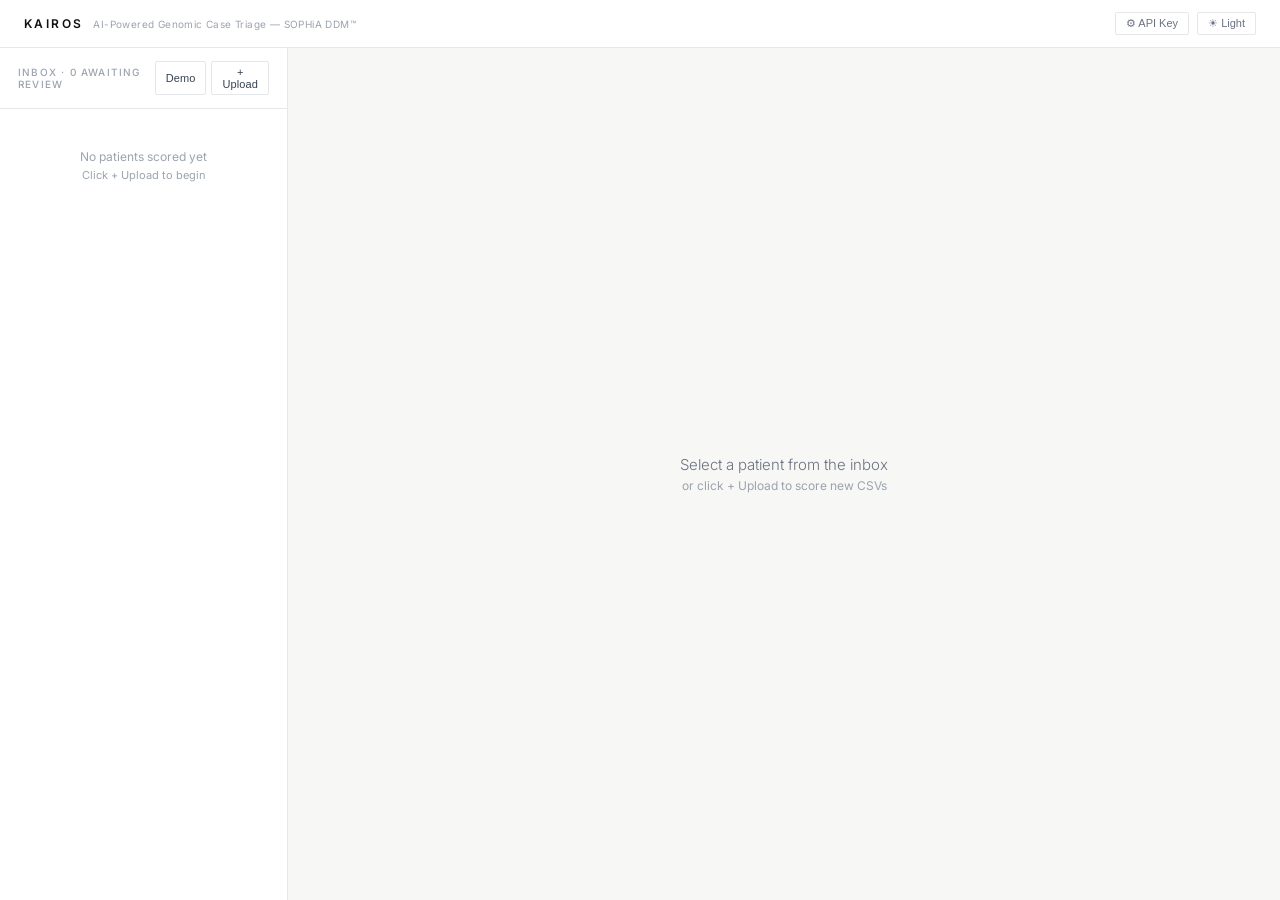
<file: interface/static/index.html>
<!DOCTYPE html>
<html lang="en">
<head>
<meta charset="UTF-8"/>
<meta name="viewport" content="width=device-width,initial-scale=1.0"/>
<title>KAIROS · AI-Powered Genomic Case Triage</title>
<style>
@import url('https://fonts.googleapis.com/css2?family=Inter:wght@300;400;500;600&display=swap');

*, *::before, *::after { box-sizing: border-box; margin: 0; padding: 0; }
html, body { height: 100%; }
:root { --bg:#F7F7F5;--surface:#fff;--border:#E5E7EB;--border-light:#F3F4F6;--text:#111;--text-muted:#9CA3AF;--text-sec:#6B7280;--text-body:#374151;--hover:#FAFAFA;--card-bg:#fff;--accent:#1D4ED8;--danger:#DC2626;--warn:#C2410C;--ok:#059669;--crit:#EF4444;--high:#F97316;--med:#EAB308;--low:#10B981;--pill-p-bg:#FEF2F2;--pill-p-fg:#DC2626;--pill-p-bd:#FCA5A5;--pill-lp-bg:#FFF7ED;--pill-lp-fg:#C2410C;--pill-lp-bd:#FED7AA;--pill-vus-bg:#F9FAFB;--pill-vus-fg:#6B7280;--pill-vus-bd:#D1D5DB;--pill-lb-bg:#EFF6FF;--pill-lb-fg:#1D4ED8;--pill-lb-bd:#BFDBFE;--pill-b-bg:#F0FDF4;--pill-b-fg:#059669;--pill-b-bd:#6EE7B7;--chip-bg:#F0F6FF;--chip-bd:#BFDBFE;--chip-fg:#1D4ED8;--tip-bg:#1F2937;--tip-fg:#F9FAFB;--drop-bd:#D1D5DB;--drop-ok:#10B981;--drop-ok-bg:#F0FDF4;--sb-track:transparent;--sb-thumb:#D1D5DB;--star-on:#F59E0B;--star-off:#E5E7EB;--bar-bg:#F3F4F6; }
body.dark { --bg:#0d0d0d;--surface:#161616;--border:#2a2a2a;--border-light:#222;--text:#f0f0f0;--text-muted:#6B7280;--text-sec:#9CA3AF;--text-body:#c8ccd0;--hover:#1e1e1e;--card-bg:#1a1a1a;--accent:#60a5fa;--danger:#f87171;--warn:#fb923c;--ok:#34d399;--crit:#f87171;--high:#fb923c;--med:#facc15;--low:#34d399;--pill-p-bg:#2a1515;--pill-p-fg:#f87171;--pill-p-bd:#7f1d1d;--pill-lp-bg:#2a1f15;--pill-lp-fg:#fb923c;--pill-lp-bd:#7c2d12;--pill-vus-bg:#1a1a1a;--pill-vus-fg:#9CA3AF;--pill-vus-bd:#374151;--pill-lb-bg:#151e2a;--pill-lb-fg:#60a5fa;--pill-lb-bd:#1e3a5f;--pill-b-bg:#152a1a;--pill-b-fg:#34d399;--pill-b-bd:#065f46;--chip-bg:#1a2333;--chip-bd:#1e3a5f;--chip-fg:#60a5fa;--tip-bg:#374151;--tip-fg:#f0f0f0;--drop-bd:#374151;--drop-ok:#34d399;--drop-ok-bg:#152a1a;--sb-track:transparent;--sb-thumb:#374151;--star-on:#fbbf24;--star-off:#374151;--bar-bg:#222; }
body { font-family: 'Inter', sans-serif; background: var(--bg); color: var(--text); font-size: 13px; overflow: hidden; transition: background .2s, color .2s; }

/* ── Top nav ─────────────────────────────────────────────────── */
.nav { height: 48px; background: var(--surface); border-bottom: 1px solid var(--border); display: flex; align-items: center; padding: 0 24px; justify-content: space-between; flex-shrink: 0; }
.nav-logo { font-size: 12px; font-weight: 600; letter-spacing: .2em; text-transform: uppercase; }
.nav-sub { font-size: 10px; color: var(--text-muted); letter-spacing: .04em; margin-left: 10px; text-transform: none; font-weight: 400; }
.nav-right { display: flex; align-items: center; gap: 8px; }
.nav-btn { padding: 4px 10px; font-size: 11px; cursor: pointer; border: 1px solid var(--border); background: var(--surface); color: var(--text-sec); border-radius: 2px; transition: background .1s; }
.nav-btn:hover { background: var(--hover); }

/* ── Layout ──────────────────────────────────────────────────── */
.layout { display: flex; height: calc(100vh - 48px); }

/* ── Sidebar ─────────────────────────────────────────────────── */
.sidebar { width: 288px; flex-shrink: 0; background: var(--surface); border-right: 1px solid var(--border); display: flex; flex-direction: column; }
.sidebar-head { padding: 13px 18px; border-bottom: 1px solid var(--border); display: flex; align-items: center; justify-content: space-between; }
.sidebar-list { flex: 1; overflow-y: auto; }

.patient-row { padding: 14px 18px; border-bottom: 1px solid var(--border-light); cursor: pointer; border-left: 3px solid transparent; transition: background .1s; }
.patient-row:hover { background: var(--hover); }
.patient-row.active { border-left-color: var(--text); background: var(--hover); }
.patient-row:last-child { border-bottom: none; }

.pri-bar { height: 2px; background: var(--bar-bg); border-radius: 1px; margin-top: 9px; }
.pri-fill { height: 100%; background: var(--text); border-radius: 1px; transition: width .9s cubic-bezier(.4,0,.2,1); width: 0; }

/* ── Main ────────────────────────────────────────────────────── */
.main { flex: 1; overflow-y: auto; }
.main-inner { padding: 32px 36px; }

/* ── Metric cards ────────────────────────────────────────────── */
.metrics { display: grid; grid-template-columns: repeat(4,1fr); border: 1px solid var(--border); margin: 22px 0 0; }
.metric { background: var(--card-bg); padding: 18px 20px; border-right: 1px solid var(--border); }
.metric:last-child { border-right: none; }
.metric-val { font-size: 32px; font-weight: 300; letter-spacing: -.02em; color: var(--text); margin: 6px 0 3px; line-height: 1; }
.metric-val-text { font-size: 26px; }

/* ── Score detail ────────────────────────────────────────────── */
.panel { background: var(--card-bg); border: 1px solid var(--border); margin-top: 18px; }
.panel-head { padding: 12px 16px; border-bottom: 1px solid var(--border); }

.score-row { display: grid; grid-template-columns: 160px 1fr 60px; gap: 16px; align-items: center; padding: 13px 16px; border-bottom: 1px solid var(--border-light); }
.score-row:last-child { border-bottom: none; }
.score-track { height: 3px; background: var(--bar-bg); border-radius: 2px; }
.score-fill { height: 100%; border-radius: 2px; transition: width 1s cubic-bezier(.4,0,.2,1); width: 0; }

/* ── AI summary ──────────────────────────────────────────────── */
.ai-summary { background: var(--card-bg); border: 1px solid var(--border); margin-top: 18px; padding: 16px 18px; }
.ai-badge { display: inline-flex; align-items: center; gap: 5px; font-size: 10px; font-weight: 700; letter-spacing: .1em; padding: 3px 9px; border-radius: 2px; }
.ai-text { font-size: 12px; line-height: 1.75; color: var(--text-body); margin-top: 8px; }

/* ── Report panel (removed) ──────────────────────────────────── */

/* ── Upload modal ────────────────────────────────────────────── */
.overlay { position: fixed; inset: 0; background: rgba(0,0,0,.28); z-index: 100; display: flex; align-items: center; justify-content: center; }
body.dark .overlay { background: rgba(0,0,0,.55); }
.modal { background: var(--surface); border: 1px solid var(--border); padding: 26px; width: 460px; border-radius: 3px; color: var(--text); }

.drop-zone { border: 1.5px dashed var(--drop-bd); border-radius: 3px; padding: 28px 20px; text-align: center; cursor: pointer; transition: border-color .15s, background .15s; }
.drop-zone:hover, .drop-zone.drag-over { border-color: var(--text); background: var(--hover); }
.drop-zone.has-files { border-color: var(--drop-ok); background: var(--drop-ok-bg); }

.chip { display: inline-flex; align-items: center; gap: 6px; background: var(--chip-bg); border: 1px solid var(--chip-bd); border-radius: 4px; padding: 3px 8px; font-size: 11px; color: var(--chip-fg); }

/* ── Buttons ─────────────────────────────────────────────────── */
.btn { padding: 7px 14px; font-size: 12px; font-weight: 500; cursor: pointer; border: 1px solid var(--border); background: var(--surface); color: var(--text-body); border-radius: 2px; transition: background .1s; letter-spacing: .01em; }
.btn:hover { background: var(--hover); }
.btn-dark { background: var(--text); color: var(--bg); border-color: var(--text); }
.btn-dark:hover { opacity:.85; }
.btn-dark:disabled { opacity:.4; cursor: not-allowed; }

/* ── Labels ──────────────────────────────────────────────────── */
.lbl { font-size: 10px; letter-spacing: .12em; text-transform: uppercase; color: var(--text-muted); font-weight: 500; }
.lbl-dark { font-size: 10px; letter-spacing: .12em; text-transform: uppercase; color: var(--text-sec); font-weight: 600; }

/* ── Misc ────────────────────────────────────────────────────── */
.fade-in { animation: fi .35s ease; }
@keyframes fi { from{opacity:0;transform:translateY(8px)} to{opacity:1;transform:none} }
::-webkit-scrollbar { width: 4px; } ::-webkit-scrollbar-track { background: var(--sb-track); } ::-webkit-scrollbar-thumb { background: var(--sb-thumb); border-radius: 2px; }

.spin { animation: spin 1s linear infinite; }
@keyframes spin { to { transform: rotate(360deg); } }

.empty-state { display: flex; flex-direction: column; align-items: center; justify-content: center; height: 100%; color: var(--text-muted); text-align: center; padding: 40px; }

/* ── Tooltips (positioned by JS to avoid overflow clipping) ──── */
#kairos-tip {
  position: fixed; z-index: 9999; pointer-events: none;
  background: var(--tip-bg); color: var(--tip-fg);
  font-size: 11px; line-height: 1.55; font-weight: 400; font-family: 'Inter', sans-serif;
  padding: 6px 10px; border-radius: 3px;
  max-width: 240px; white-space: normal; text-align: left;
  opacity: 0; transition: opacity .15s ease;
  display: none;
}

/* ── Paper cards ─────────────────────────────────────────────── */
.paper-card { padding: 10px 0; border-bottom: 1px solid var(--border-light); }
.paper-card:last-child { border-bottom: none; }
.paper-card a { color: var(--accent); text-decoration: none; font-weight: 500; }
.paper-card a:hover { text-decoration: underline; }

.btn-papers { display:inline-flex; align-items:center; justify-content:center; width:28px; height:28px; border-radius:6px; text-decoration:none; font-size:.9rem; background:rgba(139,92,246,.06); border:1px solid rgba(139,92,246,.15); transition:all .2s; cursor:pointer; color:inherit; }
.btn-papers:hover { background:rgba(139,92,246,.15); transform:scale(1.15); box-shadow:0 2px 8px rgba(139,92,246,.25); }
.lit-papers-title { font-size:.78rem; font-weight:600; text-transform:uppercase; letter-spacing:.06em; color:var(--text-sec); margin:1.2rem 0 .6rem; padding-bottom:.4rem; border-bottom:1px solid var(--border-light); }
.lit-paper { display:block; text-decoration:none; padding:.7rem .8rem; border-radius:8px; border:1px solid var(--border); margin-bottom:.5rem; transition:all .2s; }
.lit-paper:hover { border-color:var(--accent); background:var(--hover); transform:translateX(3px); }
.lit-paper-title { font-size:.82rem; font-weight:500; color:var(--text); line-height:1.4; }
.lit-paper-meta { font-size:.7rem; color:var(--text-sec); margin-top:.25rem; }
</style>
</head>
<body>

<!-- Nav -->
<nav class="nav">
  <div style="display:flex;align-items:baseline;">
    <div class="nav-logo">KAIROS</div>
    <span class="nav-sub">AI-Powered Genomic Case Triage — SOPHiA DDM™</span>
  </div>
  <div class="nav-right">
    <button class="nav-btn" onclick="showKeyModal()" id="key-btn">⚙ API Key</button>
    <button class="nav-btn" onclick="toggleTheme()" id="theme-btn">☀ Light</button>
  </div>
</nav>

<!-- Layout -->
<div class="layout">

  <!-- Sidebar -->
  <aside class="sidebar">
    <div class="sidebar-head">
      <span class="lbl" id="inbox-lbl">INBOX · 0 AWAITING REVIEW</span>
      <div style="display:flex;gap:5px;">
        <button class="btn" style="padding:4px 10px;font-size:11px;" onclick="loadDemo()" id="demo-btn">Demo</button>
        <button class="btn" style="padding:4px 10px;font-size:11px;" onclick="showModal()">+ Upload</button>
      </div>
    </div>
    <div class="sidebar-list" id="sidebar-list">
      <div class="empty-state" style="height:auto;padding:40px 20px;">
        <div style="font-size:12px;margin-bottom:4px;">No patients scored yet</div>
        <div style="font-size:11px;">Click + Upload to begin</div>
      </div>
    </div>
  </aside>

  <!-- Main detail -->
  <div class="main" id="main">
    <div class="empty-state" id="empty-main">
      <div style="font-size:15px;font-weight:300;color:#6B7280;margin-bottom:4px;">Select a patient from the inbox</div>
      <div style="font-size:12px;">or click + Upload to score new CSVs</div>
    </div>
    <div id="detail" style="display:none;"></div>
  </div>

</div>

<!-- Rick Roll modal -->
<div id="rick-overlay" style="display:none;position:fixed;inset:0;background:rgba(0,0,0,.85);z-index:200;flex-direction:column;align-items:center;justify-content:center;">
  <div style="position:relative;width:640px;max-width:90vw;">
    <div style="background:#111;padding:10px 14px;display:flex;justify-content:space-between;align-items:center;border-radius:3px 3px 0 0;">
      <span style="color:#fff;font-size:11px;letter-spacing:.1em;font-weight:600;">REPORT FINALIZED ✓</span>
      <button onclick="closeRick()" style="background:none;border:none;cursor:pointer;color:#9CA3AF;font-size:18px;line-height:1;">&times;</button>
    </div>
    <iframe id="rick-frame" width="640" height="360" style="max-width:90vw;display:block;border:none;"
      src="" allow="autoplay; encrypted-media" allowfullscreen></iframe>
  </div>
</div>

<!-- Gene info panel -->
<div id="gene-overlay" style="display:none;position:fixed;inset:0;background:rgba(0,0,0,.28);z-index:150;align-items:flex-start;justify-content:flex-end;" onclick="if(event.target===this)closeGenePanel()">
  <div style="background:#fff;border-left:1px solid #E5E7EB;width:460px;max-width:92vw;height:100%;display:flex;flex-direction:column;overflow:hidden;">
    <!-- sticky header -->
    <div style="padding:14px 18px;border-bottom:1px solid #E5E7EB;display:flex;justify-content:space-between;align-items:flex-start;flex-shrink:0;background:#fff;">
      <div>
        <div class="lbl" style="margin-bottom:3px;">GENE · DATABASE LOOKUP</div>
        <div id="gene-panel-title" style="font-size:20px;font-weight:300;color:#111;letter-spacing:-.01em;"></div>
      </div>
      <button onclick="closeGenePanel()" style="background:none;border:none;cursor:pointer;color:#9CA3AF;font-size:20px;line-height:1;margin-top:2px;">&times;</button>
    </div>
    <!-- scrollable body -->
    <div id="gene-panel-body" style="flex:1;overflow-y:auto;padding:18px;font-size:12px;line-height:1.75;color:#374151;overflow-wrap:break-word;word-break:break-word;"></div>
  </div>
</div>

<!-- Papers Modal -->
<div class="overlay" id="papers-modal" style="display:none;">
  <div class="modal" style="max-width:500px;text-align:left;">
    <div style="display:flex;justify-content:space-between;align-items:center;margin-bottom:16px;">
      <h3 style="margin:0;font-size:16px;color:var(--text);">PubMed Search</h3>
      <button onclick="closePapersModal()" style="background:none;border:none;cursor:pointer;color:var(--text-sec);font-size:18px;">&times;</button>
    </div>
    <div id="papers-modal-body" style="font-size:13px;color:var(--text-body);max-height:60vh;overflow-y:auto;padding-right:8px;">
      Loading...
    </div>
  </div>
</div>

<!-- Upload / Replace Modal -->
<div class="overlay" id="modal" style="display:none;" onclick="if(event.target===this)hideModal()">
  <div class="modal">
    <div style="display:flex;justify-content:space-between;align-items:center;margin-bottom:20px;">
      <span class="lbl-dark">Upload Variant CSVs</span>
      <button onclick="hideModal()" style="background:none;border:none;cursor:pointer;color:#9CA3AF;font-size:18px;line-height:1;">&times;</button>
    </div>

    <div id="drop-zone" class="drop-zone"
      onclick="document.getElementById('file-input').click()"
      ondragover="onDragOver(event)" ondragleave="onDragLeave()" ondrop="onDrop(event)">
      <svg width="22" height="22" fill="none" viewBox="0 0 24 24" stroke="#9CA3AF" stroke-width="1.5" style="margin:0 auto 10px;display:block;">
        <path stroke-linecap="round" stroke-linejoin="round" d="M3 16.5v2.25A2.25 2.25 0 005.25 21h13.5A2.25 2.25 0 0021 18.75V16.5m-13.5-9L12 3m0 0l4.5 4.5M12 3v13.5"/>
      </svg>
      <div id="drop-label" style="font-size:12px;color:#6B7280;margin-bottom:3px;">Drag &amp; drop variant CSVs, or click to browse</div>
      <div style="font-size:11px;color:#D1D5DB;">Up to 10 files · .csv .tsv</div>
    </div>
    <input id="file-input" type="file" accept=".csv,.tsv" multiple style="display:none" onchange="onFileSelect(event)"/>

    <div id="chips" style="display:flex;flex-wrap:wrap;gap:6px;margin-top:12px;min-height:0;"></div>

    <div id="modal-err" style="display:none;font-size:11px;color:#EF4444;margin-top:10px;"></div>

    <div style="display:flex;gap:8px;justify-content:flex-end;margin-top:20px;align-items:center;">
      <div id="run-spin" style="display:none;font-size:11px;color:#6B7280;display:none;align-items:center;gap:6px;">
        <svg class="spin" width="13" height="13" fill="none" viewBox="0 0 24 24"><circle cx="12" cy="12" r="10" stroke="#9CA3AF" stroke-width="3"/><path fill="#6B7280" d="M4 12a8 8 0 018-8v4a4 4 0 00-4 4H4z"/></svg>
        Scoring…
      </div>
      <button class="btn" onclick="hideModal()">Cancel</button>
      <button class="btn btn-dark" id="run-btn" onclick="runScoring()" disabled>Score Patients</button>
    </div>
  </div>
</div>

<!-- API Key modal -->
<div class="overlay" id="key-modal" style="display:none;" onclick="if(event.target===this)hideKeyModal()">
  <div class="modal">
    <div style="display:flex;justify-content:space-between;align-items:center;margin-bottom:16px;">
      <span class="lbl-dark">Configure AI Provider</span>
      <button onclick="hideKeyModal()" style="background:none;border:none;cursor:pointer;color:var(--text-muted);font-size:18px;">&times;</button>
    </div>
    <div style="margin-bottom:12px;">
      <label class="lbl" style="display:block;margin-bottom:6px;">Provider</label>
      <select id="llm-provider" style="width:100%;padding:6px 8px;font-size:12px;border:1px solid var(--border);background:var(--surface);color:var(--text);border-radius:2px;font-family:inherit;">
        <option value="anthropic">Anthropic (Claude)</option>
        <option value="gemini">Google (Gemini)</option>
        <option value="openai">OpenAI (GPT-4o)</option>
      </select>
    </div>
    <div style="margin-bottom:16px;">
      <label class="lbl" style="display:block;margin-bottom:6px;">API Key</label>
      <input id="llm-key" type="password" placeholder="sk-... or AIza..." style="width:100%;padding:6px 8px;font-size:12px;border:1px solid var(--border);background:var(--surface);color:var(--text);border-radius:2px;font-family:inherit;">
    </div>
    <div style="display:flex;gap:8px;justify-content:flex-end;">
      <button class="btn" onclick="hideKeyModal()">Cancel</button>
      <button class="btn btn-dark" onclick="saveKey()">Save</button>
    </div>
    <div id="key-status" style="font-size:11px;color:var(--text-muted);margin-top:10px;"></div>
  </div>
</div>

<script>
let selectedFiles=[], allResults=[], selectedIdx=null, selectedFile=null;
let weights={abcd:7, clinvar:5, community:4, qa:4};
let indications={}, llmResults={};
const $=id=>document.getElementById(id);
function esc(s){return String(s||'').replace(/&/g,'&amp;').replace(/</g,'&lt;').replace(/>/g,'&gt;');}
function fmt(n){return Number(n||0).toLocaleString(undefined,{maximumFractionDigits:1});}
function toggleTheme(){document.body.classList.toggle('dark');const d=document.body.classList.contains('dark');localStorage.setItem('kairos-theme',d?'dark':'light');$('theme-btn').textContent=d?'\u263e Dark':'\u2600 Light';}
(function(){if(localStorage.getItem('kairos-theme')==='dark'){document.body.classList.add('dark');setTimeout(()=>{if($('theme-btn'))$('theme-btn').textContent='\u263e Dark';},0);}})();
function showKeyModal(){$('key-modal').style.display='flex';}
function hideKeyModal(){$('key-modal').style.display='none';}
async function saveKey(){const p=$('llm-provider').value,k=$('llm-key').value.trim();if(!k){$('key-status').textContent='Please enter an API key.';return;}try{const r=await fetch('/api/set_key',{method:'POST',headers:{'Content-Type':'application/json'},body:JSON.stringify({provider:p,api_key:k})});const d=await r.json();$('key-status').textContent=d.success?'\u2713 '+p+' key saved':'Error';$('key-btn').textContent='\u2713 '+p;hideKeyModal();}catch(e){$('key-status').textContent='Error: '+e.message;}}
async function fetchLLMSummary(r){if(llmResults[r.file])return llmResults[r.file];try{const res=await fetch('/api/llm_summary',{method:'POST',headers:{'Content-Type':'application/json'},body:JSON.stringify({top_variants:r.top_variants||[],total_variants:r['Rows analyzed']||0})});const d=await res.json();if(d.success){llmResults[r.file]=d;}return d;}catch(e){console.error('LLM:',e);return {success:false,error:String(e)};}}
function timeAgo(ts){const s=Math.floor((Date.now()-ts)/1000);if(s<60)return'just now';if(s<3600)return Math.floor(s/60)+'m ago';if(s<86400)return Math.floor(s/3600)+'h ago';return Math.floor(s/86400)+'d ago';}
function starsHtml(n){return'<span style="color:var(--star-on);letter-spacing:1px;">'+'<b>\u25cf</b>'.repeat(n)+'</span><span style="color:var(--star-off);">'+'<b>\u25cb</b>'.repeat(Math.max(0,4-n))+'</span>';}
function clinvarColor(sig){const s=(sig||'').toLowerCase();if(s.includes('likely pathogenic'))return'var(--warn)';if(s.includes('pathogenic'))return'var(--danger)';if(s.includes('likely benign'))return'var(--accent)';if(s.includes('benign'))return'var(--ok)';return'var(--text-sec)';}
function classCountPills(cc){return[['P','--pill-p'],['LP','--pill-lp'],['VUS','--pill-vus'],['LB','--pill-lb'],['B','--pill-b']].map(([k,v])=>'<span style="font-size:10px;font-weight:600;padding:2px 7px;border-radius:2px;background:var('+v+'-bg);color:var('+v+'-fg);border:1px solid var('+v+'-bd);cursor:default;">'+k+': '+(cc[k]||0)+'</span>').join('');}
function urgencyLevel(s){if(s>=70)return'CRITICAL';if(s>=50)return'HIGH';if(s>=30)return'MED';return'LOW';}
function urgencyColor(l){return{CRITICAL:'var(--crit)',HIGH:'var(--high)',MED:'var(--med)',LOW:'var(--low)'}[l]||'var(--text-muted)';}
function priBadgeClass(l){return{CRITICAL:'color:var(--crit);font-weight:700',HIGH:'color:var(--high);font-weight:600',MED:'color:var(--med);font-weight:500',LOW:'color:var(--text-muted)'}[l]||'';}
function baseName(f){return f.replace(/ \(v\d+\)(\.[^.]+)$/,'$1').replace(/ \(v\d+\)$/,'');}
function computeOverall(r){const a=r.abcd_score||0,c=r.clinvar_score||0,m=r.community_score||0,q=r.qa_score||0;const t=weights.abcd+weights.clinvar+weights.community+weights.qa;return t===0?0:Math.round(10*(a*weights.abcd+c*weights.clinvar+m*weights.community+q*weights.qa)/t)/10;}
function onWeightChange(key,val){weights[key]=Number(val);const w=$('w-val-'+key);if(w)w.textContent=val;const r=allResults[selectedIdx];if(!r)return;const o=computeOverall(r);const el=$('card-overall');if(el)el.textContent=o.toFixed(0);const b=$('breakdown-overall');if(b)b.textContent=o.toFixed(2);renderSidebar();}
function mergeWithVersioning(inc){inc.forEach(r=>{const b=r.file,c=allResults.filter(x=>baseName(x.file)===b).length;if(c>0)r.file=b.replace(/(\.[^.]+)$/,' (v'+(c+1)+')$1')||b+' (v'+(c+1)+')';r._uploadedAt=Date.now();allResults.push(r);});allResults.sort((a,b)=>(b.case_score||0)-(a.case_score||0));}






// ── Modal ─────────────────────────────────────────────────────
function showModal() { selectedFiles=[]; renderChips(); $('modal').style.display='flex'; $('modal-err').style.display='none'; }
function hideModal() { $('modal').style.display='none'; }

function onDragOver(e) { e.preventDefault(); $('drop-zone').classList.add('drag-over'); }
function onDragLeave() { $('drop-zone').classList.remove('drag-over'); }
function onDrop(e) { e.preventDefault(); onDragLeave(); attachFiles([...e.dataTransfer.files].filter(f=>f.name.match(/\.(csv|tsv)$/i))); }
function onFileSelect(e) { attachFiles([...e.target.files]); e.target.value=''; }

function attachFiles(files) {
  files.forEach(f => { if (!selectedFiles.find(x=>x.name===f.name)) selectedFiles.push(f); });
  if (selectedFiles.length > 10) selectedFiles = selectedFiles.slice(0,10);
  renderChips();
}
function removeFile(name) { selectedFiles=selectedFiles.filter(f=>f.name!==name); renderChips(); }

function renderChips() {
  const zone=$('drop-zone'), btn=$('run-btn'), lbl=$('drop-label'), chips=$('chips');
  if (!selectedFiles.length) {
    zone.classList.remove('has-files');
    chips.innerHTML='';
    lbl.textContent='Drag & drop variant CSVs, or click to browse';
    btn.disabled=true; return;
  }
  zone.classList.add('has-files');
  lbl.textContent=`${selectedFiles.length} file${selectedFiles.length>1?'s':''} ready — click to add more`;
  chips.innerHTML=selectedFiles.map(f=>`
    <div class="chip">
      <svg width="9" height="9" fill="none" viewBox="0 0 24 24" stroke="currentColor" stroke-width="2"><path d="M14 2H6a2 2 0 00-2 2v16a2 2 0 002 2h12a2 2 0 002-2V8z"/><polyline points="14 2 14 8 20 8"/></svg>
      <span>${esc(f.name)}</span>
      <span style="color:#93C5FD;font-size:10px;">${(f.size/1024).toFixed(0)}KB</span>
      <button onclick="removeFile('${esc(f.name)}')" style="background:none;border:none;cursor:pointer;color:#93C5FD;font-size:13px;line-height:1;padding:0 0 0 2px;">&times;</button>
    </div>`).join('');
  btn.disabled=false;
}

// ── Score ─────────────────────────────────────────────────────
async function runScoring() {
  $('modal-err').style.display='none';
  $('run-btn').disabled=true;
  $('run-spin').style.display='flex';

  const fd=new FormData();
  selectedFiles.forEach(f=>fd.append('files',f));

  try {
    const res=await fetch('/api/score',{method:'POST',body:fd});
    if(!res.ok) throw new Error(await res.text());
    const data=await res.json();
    mergeWithVersioning(data.results);
    renderSidebar();
    hideModal();
    if(allResults.length) selectPatient(0);
  } catch(e) {
    $('modal-err').textContent=e.message.slice(0,200);
    $('modal-err').style.display='block';
  } finally {
    $('run-btn').disabled=false;
    $('run-spin').style.display='none';
  }
}

// ── Demo ──────────────────────────────────────────────────────
async function loadDemo() {
  const btn = $('demo-btn');
  btn.disabled = true;
  btn.textContent = '…';
  try {
    const res = await fetch('/api/demo');
    if (!res.ok) throw new Error(await res.text());
    const data = await res.json();
    allResults = data.results;
    renderSidebar();
    if (allResults.length) selectPatient(0);
  } catch(e) {
    alert('Demo load failed: ' + e.message);
  } finally {
    btn.disabled = false;
    btn.textContent = 'Demo';
  }
}

// ── Sidebar ───────────────────────────────────────────────────
function renderSidebar() {
  allResults.sort((a,b) => computeOverall(b) - computeOverall(a));
  if (selectedFile) selectedIdx = allResults.findIndex(r => r.file === selectedFile);

  $('inbox-lbl').textContent=`INBOX · ${allResults.length} AWAITING REVIEW`;
  if(!allResults.length){
    $('sidebar-list').innerHTML=`<div class="empty-state" style="height:auto;padding:40px 20px;"><div style="font-size:12px;">No patients scored</div></div>`;
    return;
  }
  const maxOverall=Math.max(...allResults.map(r=>computeOverall(r)),1);

  $('sidebar-list').innerHTML=allResults.map((r,i)=>{
    const overall=computeOverall(r);
    const urgencyScore=r['case_score']||0; // use case_score for urgency label
    const level=urgencyLevel(urgencyScore);
    const pct=Math.min((overall/maxOverall)*100,100);
    const name=patientName(r.file);
    const caseId='NX-'+String(i+2418);
    return `
    <div class="patient-row ${selectedIdx===i?'active':''}" onclick="selectPatient(${i})">
      <div style="display:flex;justify-content:space-between;align-items:flex-start;">
        <div style="min-width:0;">
          <div class="lbl" style="margin-bottom:2px;">${caseId}</div>
          <div style="font-size:15px;font-weight:300;color:var(--text);white-space:nowrap;overflow:hidden;text-overflow:ellipsis;">${esc(name)}</div>
          <div style="font-size:11px;color:var(--text-sec);margin-top:2px;">★ ${esc(r.file)} · <span data-tip="Time elapsed since this CSV was scored in this session" style="cursor:default;">${r._uploadedAt ? timeAgo(r._uploadedAt) : ''}</span></div>
          ${(r.top_genes||[]).length ? `<div style="display:flex;flex-wrap:wrap;gap:3px;margin-top:5px;">${(r.top_genes||[]).slice(0,3).map(g=>`<span style="font-size:9px;font-weight:600;letter-spacing:.03em;padding:1px 5px;border-radius:2px;background:${g.prediction==='A'?'var(--pill-p-bg)':'var(--pill-lp-bg)'};color:${g.prediction==='A'?'var(--pill-p-fg)':'var(--pill-lp-fg)'};border:1px solid ${g.prediction==='A'?'var(--pill-p-bd)':'var(--pill-lp-bd)'};">${esc(g.gene)}</span>`).join('')}</div>` : ''}
        </div>
        <div style="display:flex;flex-direction:column;align-items:flex-end;gap:4px;flex-shrink:0;margin-left:8px;">
          <span data-tip="Priority tier based on Case score. CRITICAL ≥70%, HIGH ≥50%, MED ≥30%, LOW below that." style="font-size:10px;letter-spacing:.1em;${priBadgeClass(level)};cursor:default;">${level}</span>
          ${(r.actionable_count||0) > 0 ? `<span data-tip="Variants with DDM prediction A — direct therapeutic relevance. Click to open and review the Top Variants table." style="font-size:9px;font-weight:600;color:var(--pill-p-fg);background:var(--pill-p-bg);border:1px solid var(--pill-p-bd);border-radius:2px;padding:1px 5px;cursor:default;">${r.actionable_count} act.</span>` : ''}
        </div>
      </div>
      <div class="pri-bar">
        <div class="pri-fill" style="width:${pct.toFixed(1)}%"></div>
      </div>
      <div style="text-align:right;font-size:12px;font-weight:500;color:var(--text-sec);margin-top:2px;">${overall.toFixed(1)}</div>
    </div>`;
  }).join('');
}

function patientName(filename) {
  return filename.replace(/\.(csv|tsv)$/i,'').replace(/_/g,' ');
}

// ── Detail ────────────────────────────────────────────────────
function selectPatient(idx) {
  selectedIdx=idx;
  selectedFile = allResults[idx] ? allResults[idx].file : null;
  renderSidebar();
  const r=allResults[selectedIdx];
  if(!r) return;

  $('empty-main').style.display='none';
  $('detail').style.display='block';

  const overall = computeOverall(r);
  const abcd = r['abcd_score'] || 0;
  const clinvar = r['clinvar_score'] || 0;
  const community = r['community_score'] || 0;
  const qa = r['qa_score'] || 0;
  const caseScore = r['case_score'] || 0;
  const rows = r['Rows analyzed'] || 0;
  const level = urgencyLevel(caseScore);
  const urgColor = urgencyColor(level);
  const name = patientName(r.file);
  const caseId = 'NX-' + String(idx + 2418);

  $('detail').innerHTML=`
  <div class="main-inner fade-in">

    <!-- Header -->
    <div class="lbl" style="margin-bottom:10px;">CASE · ${caseId} · VARIANT PANEL</div>
    <div style="display:flex;justify-content:space-between;align-items:flex-start;">
      <div>
        <h1 style="font-size:30px;font-weight:300;letter-spacing:-.01em;color:var(--text);line-height:1.1;margin-bottom:4px;">${esc(name)}</h1>
        <div style="font-size:12px;color:var(--text-sec);">${rows.toLocaleString()} variants analysed · ${esc(r.file)}</div>
        ${(r.top_genes||[]).length ? `
        <div style="display:flex;flex-wrap:wrap;gap:5px;margin-top:10px;">
          ${(r.top_genes||[]).map(g=>`
            <span onclick="openGenePanel('${esc(g.gene)}')" style="display:inline-flex;align-items:center;gap:4px;font-size:11px;font-weight:600;padding:3px 8px;border-radius:2px;background:${g.prediction==='A'?'var(--pill-p-bg)':'var(--pill-lp-bg)'};color:${g.prediction==='A'?'var(--pill-p-fg)':'var(--pill-lp-fg)'};border:1px solid ${g.prediction==='A'?'var(--pill-p-bd)':'var(--pill-lp-bd)'};cursor:pointer;" data-tip="Click to look up ${esc(g.gene)} in genomic databases">
              ${esc(g.gene)}<span style="font-size:9px;opacity:.7;">${g.prediction}</span>
            </span>`).join('')}
        </div>` : ''}
        <div style="display:flex;align-items:center;flex-wrap:wrap;gap:6px;margin-top:10px;">
          ${classCountPills(r.classification_counts||{})}
          ${(r.vaf_stats&&r.vaf_stats.mean!=null) ? `<span data-tip="Variant Allele Frequency range across all variants." style="font-size:10px;color:var(--text-sec);margin-left:4px;cursor:default;">VAF ${r.vaf_stats.min}–${r.vaf_stats.max}% · mean ${r.vaf_stats.mean}%</span>` : ''}
          ${(r.actionable_count||0)>0 ? `<span data-tip="Number of variants with SOPHiA DDM™ prediction A." style="font-size:10px;font-weight:600;color:var(--pill-p-fg);cursor:default;">· ${r.actionable_count} actionable</span>` : ''}
        </div>
        <div style="display:flex;align-items:center;gap:6px;margin-top:10px;">
          <span class="lbl" data-tip="Free-text clinical indication." style="flex-shrink:0;cursor:default;">Indication</span>
          <input type="text" value="${esc(indications[r.file]||'')}" placeholder="Enter clinical indication…"
            oninput="indications['${esc(r.file)}']=this.value"
            style="flex:1;max-width:320px;border:none;border-bottom:1px solid var(--border);font-size:12px;color:var(--text-body);background:transparent;outline:none;padding:2px 0;font-family:inherit;">
        </div>
      </div>
    </div>

    ${(r.low_coverage_genes||[]).length ? `
    <div style="margin-top:14px;padding:10px 14px;border:1px solid var(--warn);background:var(--pill-lp-bg);border-radius:2px;font-size:11px;color:var(--warn);display:flex;gap:8px;align-items:flex-start;">
      <span style="font-weight:600;flex-shrink:0;cursor:default;">⚠ Low coverage:</span>
      <span>${r.low_coverage_genes.map(g=>`${esc(g.gene)} (${g.depth}×)`).join(' · ')}</span>
    </div>` : ''}

    ${r.error ? `<div style="margin-top:14px;padding:12px 14px;border:1px solid var(--danger);background:var(--pill-p-bg);font-size:12px;color:var(--danger);border-radius:2px;">${esc(r.error)}</div>` : ''}

    <!-- 5 metric cards -->
    <div class="metrics" style="grid-template-columns: repeat(5, 1fr);">
      <div class="metric" data-tip="Weighted average of the 4 GenomicSophia metrics based on your sliders.">
        <div class="lbl">Priority</div>
        <div class="metric-val" id="card-overall">${overall.toFixed(0)}</div>
        <div class="lbl" style="color:var(--text-sec);">composite</div>
      </div>
      <div class="metric" data-tip="Based on SOPHiA DDM prediction A (100) or B (50).">
        <div class="lbl">Urgency (ABCD)</div>
        <div class="metric-val">${abcd.toFixed(0)}</div>
        <div style="font-size:11px;color:var(--text-sec);">prediction weight</div>
      </div>
      <div class="metric" data-tip="Weighted pathogenic variant presence from ClinVar data.">
        <div class="lbl">ClinVar</div>
        <div class="metric-val">${clinvar.toFixed(0)}</div>
        <div style="font-size:11px;color:var(--text-sec);">clinical significance</div>
      </div>
      <div class="metric" data-tip="Inverted community frequency for A/B variants.">
        <div class="lbl">Rarity</div>
        <div class="metric-val">${community.toFixed(0)}</div>
        <div style="font-size:11px;color:var(--text-sec);">community database</div>
      </div>
      <div class="metric" data-tip="Read depth QA confidence.">
        <div class="lbl">QA Confidence</div>
        <div class="metric-val">${qa.toFixed(0)}%</div>
        <div style="font-size:11px;color:var(--text-sec);">read-depth</div>
      </div>
    </div>
    
    <!-- AI Summary section -->
    <div class="ai-summary" id="ai-summary-${idx}" style="margin-top:20px;">
      <div style="display:flex;justify-content:space-between;align-items:center;">
        <span class="lbl-dark">AI Clinical Summary</span>
        <button class="btn" style="padding:3px 10px;font-size:10px;" onclick="triggerLLM(${idx})">🤖 Generate AI Summary</button>
      </div>
      <div id="ai-summary-body-${idx}" class="ai-text" style="margin-top:8px;color:var(--text-muted);font-style:italic;">Click "Generate AI Summary" to analyze with LLM. Requires API key.</div>
    </div>

    <!-- Score breakdown -->
    <div class="panel" style="margin-top:20px;">
      <div class="panel-head">
        <span class="lbl-dark">Score Breakdown · GenomicSophia ai_engine.py</span>
      </div>

      <div class="score-row">
        <div>
          <div style="font-size:12px;font-weight:500;color:var(--text);margin-bottom:2px;">Urgency (ABCD)</div>
          <div style="display:flex;align-items:center;gap:5px;margin-top:6px;">
            <span class="lbl">Weight</span>
            <input type="range" min="0" max="10" value="${weights.abcd}" oninput="onWeightChange('abcd',this.value)" style="width:72px;accent-color:var(--crit);cursor:pointer;">
            <span id="w-val-abcd" style="font-size:10px;color:var(--text-sec);min-width:10px;">${weights.abcd}</span>
          </div>
        </div>
        <div class="score-track"><div class="score-fill" data-w="${abcd.toFixed(1)}" style="background:var(--crit);width:0%;"></div></div>
        <div style="font-size:13px;font-weight:600;color:var(--crit);text-align:right;">${abcd.toFixed(1)}</div>
      </div>

      <div class="score-row">
        <div>
          <div style="font-size:12px;font-weight:500;color:var(--text);margin-bottom:2px;">ClinVar Score</div>
          <div style="display:flex;align-items:center;gap:5px;margin-top:6px;">
            <span class="lbl">Weight</span>
            <input type="range" min="0" max="10" value="${weights.clinvar}" oninput="onWeightChange('clinvar',this.value)" style="width:72px;accent-color:var(--high);cursor:pointer;">
            <span id="w-val-clinvar" style="font-size:10px;color:var(--text-sec);min-width:10px;">${weights.clinvar}</span>
          </div>
        </div>
        <div class="score-track"><div class="score-fill" data-w="${clinvar.toFixed(1)}" style="background:var(--high);width:0%;"></div></div>
        <div style="font-size:13px;font-weight:600;color:var(--high);text-align:right;">${clinvar.toFixed(1)}</div>
      </div>

      <div class="score-row">
        <div>
          <div style="font-size:12px;font-weight:500;color:var(--text);margin-bottom:2px;">Rarity (Community)</div>
          <div style="display:flex;align-items:center;gap:5px;margin-top:6px;">
            <span class="lbl">Weight</span>
            <input type="range" min="0" max="10" value="${weights.community}" oninput="onWeightChange('community',this.value)" style="width:72px;accent-color:var(--ok);cursor:pointer;">
            <span id="w-val-community" style="font-size:10px;color:var(--text-sec);min-width:10px;">${weights.community}</span>
          </div>
        </div>
        <div class="score-track"><div class="score-fill" data-w="${community.toFixed(1)}" style="background:var(--ok);width:0%;"></div></div>
        <div style="font-size:13px;font-weight:600;color:var(--ok);text-align:right;">${community.toFixed(1)}</div>
      </div>

      <div class="score-row">
        <div>
          <div style="font-size:12px;font-weight:500;color:var(--text);margin-bottom:2px;">QA Confidence</div>
          <div style="display:flex;align-items:center;gap:5px;margin-top:6px;">
            <span class="lbl">Weight</span>
            <input type="range" min="0" max="10" value="${weights.qa}" oninput="onWeightChange('qa',this.value)" style="width:72px;accent-color:var(--accent);cursor:pointer;">
            <span id="w-val-qa" style="font-size:10px;color:var(--text-sec);min-width:10px;">${weights.qa}</span>
          </div>
        </div>
        <div class="score-track"><div class="score-fill" data-w="${qa.toFixed(1)}" style="background:var(--accent);width:0%;"></div></div>
        <div style="font-size:13px;font-weight:600;color:var(--accent);text-align:right;">${qa.toFixed(1)}</div>
      </div>

      <div style="padding:12px 16px;background:var(--hover);border-top:1px solid var(--border-light);display:flex;justify-content:space-between;align-items:center;">
        <span style="font-size:11px;color:var(--text-sec);">Overall = weighted mean</span>
        <span id="breakdown-overall" style="font-size:15px;font-weight:600;color:var(--text);">${overall.toFixed(2)}</span>
      </div>
    </div>

    <!-- Top variants table -->
    ${(r.top_variants||[]).length ? `
    <div class="panel" style="margin-top:18px;">
      <div class="panel-head" style="display:flex;justify-content:space-between;align-items:center;">
        <span class="lbl-dark">Top Variants · A/B Prediction</span>
        <span class="lbl">${r.top_variants.length} shown</span>
      </div>
      <div style="display:grid;grid-template-columns:70px 28px 1fr 130px 55px 42px 40px;gap:0;border-bottom:1px solid var(--border-light);padding:6px 16px;background:var(--hover);">
        <div class="lbl" style="cursor:default;">Gene</div>
        <div class="lbl" style="cursor:default;">DDM</div>
        <div class="lbl" style="cursor:default;">Consequence · Protein</div>
        <div class="lbl" style="cursor:default;">ClinVar</div>
        <div class="lbl" style="text-align:center;cursor:default;">★</div>
        <div class="lbl" style="text-align:right;cursor:default;">VAF%</div>
        <div class="lbl" style="text-align:center;cursor:default;">Papers</div>
      </div>
      ${r.top_variants.map(v=>`
      <div style="display:grid;grid-template-columns:70px 28px 1fr 130px 55px 42px 40px;gap:0;padding:9px 16px;border-bottom:1px solid var(--border-light);align-items:center;" onmouseenter="this.style.background='var(--hover)'" onmouseleave="this.style.background=''">
        <div style="font-size:12px;font-weight:600;color:var(--accent);cursor:pointer;text-decoration:underline;text-decoration-style:dotted;" onclick="openGenePanel('${esc(v.gene)}')">${esc(v.gene)}</div>
        <div><span style="font-size:10px;font-weight:700;padding:1px 5px;border-radius:2px;background:${v.prediction==='A'?'var(--pill-p-bg)':'var(--pill-lp-bg)'};color:${v.prediction==='A'?'var(--pill-p-fg)':'var(--pill-lp-fg)'};border:1px solid ${v.prediction==='A'?'var(--pill-p-bd)':'var(--pill-lp-bd)'};">${esc(v.prediction)}</span></div>
        <div style="min-width:0;">
          <div style="font-size:11px;color:var(--text-body);white-space:nowrap;overflow:hidden;text-overflow:ellipsis;">${esc(v.consequence)}</div>
          <div style="font-size:10px;color:var(--text-sec);font-family:monospace;white-space:nowrap;overflow:hidden;text-overflow:ellipsis;">${esc(v.protein)}</div>
        </div>
        <div style="font-size:10px;color:${clinvarColor(v.clinvar)};white-space:nowrap;overflow:hidden;text-overflow:ellipsis;" title="${esc(v.clinvar)}">${esc(v.clinvar)}</div>
        <div style="text-align:center;font-size:10px;">${starsHtml(v.clinvar_stars||0)}</div>
        <div style="text-align:right;font-size:11px;font-weight:500;color:var(--text-body);">${v.vaf!=null?v.vaf+'%':'—'}</div>
        <div style="text-align:center;"><button class="btn-papers" onclick="event.stopPropagation();openPapersModal('${esc(v.gene)}','${esc(v.hgvs||'')}','${esc(v.consequence||'')}')" title="Find papers about ${esc(v.gene)}">📚</button></div>
      </div>`).join('')}
    </div>` : ''}


    <!-- All patients comparison -->
    ${allResults.length > 1 ? renderComparison(idx) : ''}

  </div>`;

  // Animate bars
  requestAnimationFrame(()=>{
    document.querySelectorAll('#detail .score-fill').forEach(b=>{
      b.style.width=(b.dataset.w||0)+'%';
    });
    document.querySelectorAll('#detail .pri-fill').forEach(b=>{
      b.style.width=(b.dataset.w||0)+'%';
    });
  });

  // Trigger LLM if result already cached
  if (llmResults[r.file]) {
    setTimeout(() => renderLLMResult(idx, llmResults[r.file]), 50);
  }
}

async function triggerLLM(idx) {
  const r = allResults[idx];
  if (!r) return;
  const body = document.getElementById('ai-summary-body-' + idx);
  if (!body) return;
  body.innerHTML = '<span style="color:var(--text-muted);">⏳ Analyzing with AI...</span>';
  const result = await fetchLLMSummary(r);
  if (result && result.success) {
    renderLLMResult(idx, result);
  } else {
    const err = result && result.error ? result.error : 'No API key configured or unknown LLM error. Set your key via ⚙ API Key.';
    body.innerHTML = `<span style="color:var(--crit);">${esc(err)}</span>`;
  }
}

function renderLLMResult(idx, result) {
  const body = document.getElementById('ai-summary-body-' + idx);
  if (!body) return;
  const score = result.importance_score || 0;
  const color = score >= 80 ? 'var(--crit)' : score >= 60 ? 'var(--high)' : score >= 40 ? 'var(--med)' : 'var(--low)';
  body.innerHTML = `
    <div style="display:flex;align-items:center;gap:10px;margin-bottom:8px;">
      <span class="ai-badge" style="background:${color};color:#fff;">AI SCORE: ${score}</span>
      <span style="font-size:11px;color:var(--text-muted);">importance (0–100)</span>
    </div>
    <div style="font-style:normal;">${esc(result.summary || '')}</div>
  `;
}

function renderComparison(activeIdx) {
  const maxOverall=Math.max(...allResults.map(r=>computeOverall(r)),1);
  const rows=allResults.map((r,i)=>{
    const overall=computeOverall(r);
    const caseScore=r['case_score']||0;
    const qa=r['qa_score']||0;
    const level=urgencyLevel(caseScore);
    const pct=Math.min((overall/maxOverall)*100,100);
    const isActive=i===activeIdx;
    return `
    <div style="display:grid;grid-template-columns:22px 1fr 80px 70px 70px;gap:14px;align-items:center;padding:11px 16px;border-bottom:1px solid var(--border-light);${isActive?'background:var(--hover);':''}" onclick="selectPatient(${i})" style="cursor:pointer">
      <div style="font-size:11px;font-weight:600;color:var(--text-muted);">${i+1}</div>
      <div style="font-size:12px;font-weight:${isActive?'600':'400'};color:var(--text);white-space:nowrap;overflow:hidden;text-overflow:ellipsis;">${esc(patientName(r.file))}</div>
      <div style="font-size:11px;color:${urgencyColor(level)};font-weight:600;text-align:center;">${level}</div>
      <div style="font-size:11px;color:var(--text-sec);text-align:right;">${qa.toFixed(0)}%</div>
      <div style="font-size:12px;font-weight:600;color:var(--text);text-align:right;">${overall.toFixed(1)}</div>
    </div>`;
  }).join('');

  return `
  <div class="panel">
    <div class="panel-head" style="display:flex;justify-content:space-between;align-items:center;">
      <span class="lbl-dark">All Patients · Ranked</span>
      <span class="lbl">${allResults.length} total</span>
    </div>
    <div style="display:grid;grid-template-columns:22px 1fr 80px 70px 70px;gap:14px;padding:8px 16px;background:var(--hover);border-bottom:1px solid var(--border);">
      <div></div>
      <div class="lbl">Patient</div>
      <div class="lbl" style="text-align:center;">Urgency</div>
      <div class="lbl" style="text-align:right;">QA</div>
      <div class="lbl" style="text-align:right;">Score</div>
    </div>
    ${rows}
  </div>
  ${sharedGenesHtml()}`;
}

function sharedGenesHtml() {
  const geneMap = {};
  allResults.forEach(r => {
    (r.top_genes||[]).forEach(({gene, prediction}) => {
      if (!geneMap[gene]) geneMap[gene] = {files: [], prediction};
      geneMap[gene].files.push(patientName(r.file));
    });
  });
  const shared = Object.entries(geneMap).filter(([,v]) => v.files.length > 1)
    .sort((a,b) => b[1].files.length - a[1].files.length);
  if (!shared.length) return '';
  return `
  <div class="panel" style="margin-top:0;border-top:none;">
    <div class="panel-head"><span class="lbl-dark" data-tip="Genes with A/B-class variants appearing in multiple patients in this batch. Recurrent hits may indicate a hotspot or — if unexpected — a run-level sequencing artefact worth investigating." style="cursor:default;">Shared Genes · Across Patients</span></div>
    ${shared.map(([gene, {files, prediction}]) => `
    <div style="display:flex;align-items:center;gap:10px;padding:8px 16px;border-bottom:1px solid #F9FAFB;">
      <span onclick="openGenePanel('${esc(gene)}')" style="font-size:11px;font-weight:600;padding:1px 6px;border-radius:2px;background:${prediction==='A'?'#FEF2F2':'#FFF7ED'};color:${prediction==='A'?'#DC2626':'#C2410C'};border:1px solid ${prediction==='A'?'#FCA5A5':'#FED7AA'};flex-shrink:0;cursor:pointer;" data-tip="Click to look up ${esc(gene)} in genomic databases">${esc(gene)}</span>
      <span style="font-size:11px;color:#6B7280;">${files.map(f=>esc(f)).join(' · ')}</span>
      <span style="margin-left:auto;font-size:10px;color:#9CA3AF;">${files.length} patients</span>
    </div>`).join('')}
  </div>`;
}



// ── Gene info panel ───────────────────────────────────────────
const geneCache = {};

function openGenePanel(gene) {
  $('gene-panel-title').textContent = gene;
  $('gene-panel-body').innerHTML = '<div style="text-align:center;padding:40px;color:#9CA3AF;">Loading…</div>';
  $('gene-overlay').style.display = 'flex';
  if (geneCache[gene]) { renderGenePanel(gene, geneCache[gene]); return; }

  Promise.allSettled([
    fetch(`https://mygene.info/v3/query?q=symbol:${encodeURIComponent(gene)}&species=human&fields=summary,name,alias,MIM,entrezgene&size=1`).then(r=>r.json()),
    fetch(`https://civicdb.org/api/genes?name=${encodeURIComponent(gene)}&count=1`).then(r=>r.json()),
  ]).then(([mg, cv]) => {
    const data = {
      mg: mg.status==='fulfilled' ? mg.value?.hits?.[0] : null,
      cv: cv.status==='fulfilled' ? cv.value?.records?.[0] : null,
    };
    geneCache[gene] = data;
    renderGenePanel(gene, data);
  });
}

function closeGenePanel() { $('gene-overlay').style.display='none'; }

function fmtText(raw) {
  if (!raw) return '';
  const cleaned = raw
    .replace(/\[provided by [^\]]+\]/gi, '')  // strip NCBI source tags
    .replace(/\[PubMed[^\]]*\]/gi, '')        // strip PubMed refs
    .trim();
  // Split on double newlines into paragraphs, escape each, join
  return cleaned.split(/\n{2,}/)
    .map(para => `<p style="margin:0 0 10px;">${esc(para.trim()).replace(/\n/g, '<br>')}</p>`)
    .join('');
}

function renderGenePanel(gene, {mg, cv}) {
  const fullName = mg?.name || cv?.full_name || '';
  const summary  = mg?.summary || cv?.description || '';
  const entrezId = mg?.entrezgene;
  const omimId   = Array.isArray(mg?.MIM) ? mg.MIM[0] : mg?.MIM;
  const civicId  = cv?.id;
  const aliases  = (mg?.alias || []).slice(0,6);

  let html = '';

  if (fullName) html += `<div style="font-size:13px;font-weight:500;color:#111;margin-bottom:14px;">${esc(fullName)}</div>`;

  if (aliases.length) html += `<div style="margin-bottom:14px;"><span class="lbl">Also known as </span><span style="font-size:11px;color:#6B7280;">${aliases.map(esc).join(' · ')}</span></div>`;

  if (summary) {
    html += `
    <div style="margin-bottom:18px;">
      <div class="lbl-dark" style="margin-bottom:6px;">Description</div>
      <div style="color:#374151;font-size:12px;line-height:1.75;">${fmtText(summary)}</div>
    </div>`;
  }

  if (cv) {
    const varCount = cv.variants_count ?? '—';
    html += `
    <div style="margin-bottom:18px;padding:12px 14px;background:#F8FAFF;border:1px solid #DBEAFE;border-radius:2px;">
      <div class="lbl-dark" style="margin-bottom:6px;">CIViC Clinical Evidence</div>
      <div style="font-size:12px;color:#374151;"><strong style="color:#1D4ED8;">${varCount}</strong> curated clinical variant${varCount!==1?'s':''} in the CIViC database.</div>
      ${cv.description && !mg?.summary ? `<div style="font-size:12px;color:#374151;margin-top:8px;">${fmtText(cv.description)}</div>` : ''}
    </div>`;
  }

  // External database links
  const links = [
    civicId  ? {url:`https://civicdb.org/genes/${civicId}/summary`,label:'CIViC',color:'#7C3AED',tip:'Clinical Interpretation of Variants in Cancer'} : {url:`https://civicdb.org/genes?search=${gene}`,label:'CIViC',color:'#7C3AED',tip:'Clinical Interpretation of Variants in Cancer'},
    entrezId ? {url:`https://www.ncbi.nlm.nih.gov/gene/${entrezId}`,label:'NCBI Gene',color:'#0369A1',tip:'NCBI Gene record — function, expression, interactions'} : null,
    {url:`https://gnomad.broadinstitute.org/gene/${gene}?dataset=gnomad_r4`,label:'gnomAD',color:'#059669',tip:'Population variant frequencies — genome Aggregation Database'},
    {url:`https://www.ncbi.nlm.nih.gov/clinvar/?term=${gene}[gene]`,label:'ClinVar',color:'#DC2626',tip:'ClinVar — curated variant pathogenicity classifications'},
    omimId   ? {url:`https://omim.org/entry/${omimId}`,label:'OMIM',color:'#D97706',tip:'Online Mendelian Inheritance in Man — gene-disease relationships'} : {url:`https://omim.org/search?search=${gene}`,label:'OMIM',color:'#D97706',tip:'Online Mendelian Inheritance in Man — gene-disease relationships'},
    {url:`https://cancer.sanger.ac.uk/cosmic/gene/analysis?ln=${gene}`,label:'COSMIC',color:'#0891B2',tip:'Catalogue Of Somatic Mutations In Cancer'},
    {url:`https://dgidb.org/genes/${gene}`,label:'DGIdb',color:'#6D28D9',tip:'Drug-Gene Interaction Database — known drug targets and interactions'},
  ].filter(Boolean);

  html += `
  <div>
    <div class="lbl-dark" style="margin-bottom:10px;">External Databases</div>
    <div style="display:flex;flex-wrap:wrap;gap:6px;">
      ${links.map(({url,label,color,tip})=>`
        <a href="${url}" target="_blank" rel="noopener" data-tip="${tip}"
           style="display:inline-flex;align-items:center;gap:3px;font-size:11px;font-weight:600;padding:5px 11px;border-radius:2px;border:1px solid ${color};color:${color};text-decoration:none;background:#fff;">
          ${label} <span style="font-size:9px;">↗</span>
        </a>`).join('')}
    </div>
  </div>`;

  if (!summary && !cv) {
    html += `<p style="color:var(--text-muted);font-size:11px;margin-top:16px;">No database entry found for <strong>${esc(gene)}</strong>. Check the external links above.</p>`;
  }

  // PubMed papers section (loaded async)
  html += `
  <div style="margin-top:18px;">
    <div class="lbl-dark" style="margin-bottom:10px;">Recent PubMed Papers</div>
    <div id="pubmed-papers" style="font-size:12px;color:var(--text-muted);">Loading papers…</div>
  </div>`;

  $('gene-panel-body').innerHTML = html;

  // Fetch PubMed papers asynchronously
  fetch('/api/papers/' + encodeURIComponent(gene))
    .then(r => r.json())
    .then(data => {
      const el = document.getElementById('pubmed-papers');
      if (!el) return;
      const papers = data.papers || [];
      if (!papers.length) {
        el.innerHTML = '<span style="color:var(--text-muted);font-size:11px;">No recent papers found.</span>';
        return;
      }
      el.innerHTML = papers.map(p => `
        <div class="paper-card">
          <a href="${p.url}" target="_blank" rel="noopener" style="font-size:11px;line-height:1.5;">${esc(p.title)}</a>
          <div style="font-size:10px;color:var(--text-muted);margin-top:3px;">${esc(p.authors)}</div>
          <div style="font-size:10px;color:var(--text-muted);">${esc(p.journal)} · ${esc(p.date)}</div>
        </div>
      `).join('');
    })
    .catch(() => {
      const el = document.getElementById('pubmed-papers');
      if (el) el.innerHTML = '<span style="color:var(--text-muted);font-size:11px;">Failed to load papers.</span>';
    });
}

// ── Easter egg ────────────────────────────────────────────────
function rickRoll() {
  $('rick-overlay').style.display='flex';
  $('rick-frame').src='https://www.youtube.com/embed/dQw4w9WgXcQ?autoplay=1';
}
function closeRick() {
  $('rick-overlay').style.display='none';
  $('rick-frame').src='';
}

// ── JS tooltip (fixed positioning, never clipped by overflow containers) ──
(function() {
  const tip = document.createElement('div');
  tip.id = 'kairos-tip';
  document.body.appendChild(tip);
  let current = null;
  document.addEventListener('mouseover', e => {
    const el = e.target.closest('[data-tip]');
    if (el === current) return;
    current = el;
    if (!el) { tip.style.opacity = '0'; return; }
    tip.textContent = el.getAttribute('data-tip');
    tip.style.display = 'block';
    tip.style.left = '0';
    tip.style.top = '0';
    const r = el.getBoundingClientRect();
    const tw = tip.offsetWidth, th = tip.offsetHeight;
    let left = Math.min(Math.max(r.left, 8), window.innerWidth - tw - 8);
    let top = r.top - th - 8;
    if (top < 8) top = r.bottom + 8;
    tip.style.left = left + 'px';
    tip.style.top = top + 'px';
    requestAnimationFrame(() => tip.style.opacity = '1');
  });
  document.addEventListener('mouseout', e => {
    if (e.target.closest('[data-tip]') && !e.relatedTarget?.closest('[data-tip]')) {
      current = null;
      tip.style.opacity = '0';
    }
  });
})();

// ── Papers Modal ─────────────────────────────────────────────
function openPapersModal(gene, hgvs, consequence) {
  const modal = document.getElementById('papers-modal');
  modal.style.display = 'flex';
  const body = document.getElementById('papers-modal-body');
  body.innerHTML = 'Searching PubMed...';
  
  fetch('/api/papers/' + encodeURIComponent(gene) + (hgvs ? '?hgvs=' + encodeURIComponent(hgvs) : ''))
    .then(r => r.json())
    .then(d => {
      const papers = d.papers || [];
      if (papers.length) {
        let html = '<div class="lit-papers-title">Recent PubMed Papers (' + papers.length + ')</div>';
        html += papers.map(p => `
          <a href="${p.url}" target="_blank" class="lit-paper">
            <div class="lit-paper-title">${esc(p.title)}</div>
            <div class="lit-paper-meta">${esc(p.authors)} · ${esc(p.journal)} · ${esc(p.date)}</div>
          </a>
        `).join('');
        body.innerHTML = html;
      } else {
        body.innerHTML = '<p style="color:var(--text-sec);font-size:.82rem;margin-top:1rem">No papers found on PubMed for this variant.</p>';
      }
    })
    .catch(e => {
      body.innerHTML = '<p style="color:var(--danger);font-size:.82rem;margin-top:1rem">Error fetching papers.</p>';
    });
}
function closePapersModal() {
  document.getElementById('papers-modal').style.display = 'none';
}

// Close papers modal when clicking outside
document.getElementById('papers-modal').addEventListener('click', e => {
  if (e.target === e.currentTarget) closePapersModal();
});
</script>
</body>
</html>
</file>
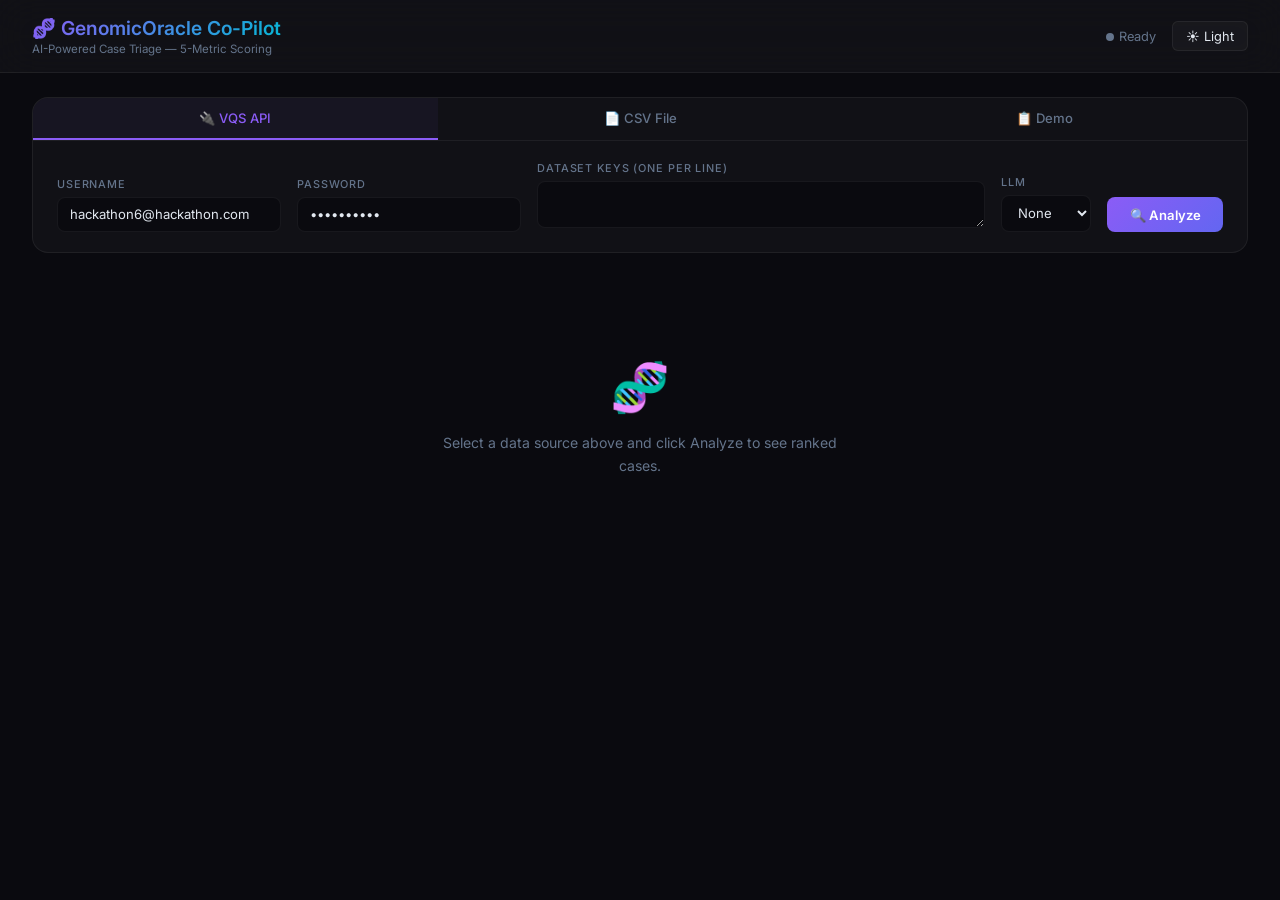
<file: templates/copilot.html>
<!DOCTYPE html>
<html lang="en" data-theme="dark">
<head>
<meta charset="UTF-8"><meta name="viewport" content="width=device-width,initial-scale=1.0">
<title>GenomicOracle Co-Pilot v2</title>
<link href="https://fonts.googleapis.com/css2?family=Inter:wght@300;400;500;600;700&display=swap" rel="stylesheet">
<link rel="stylesheet" href="/static/style.css">
</head>
<body>
<div class="top-bar">
 <div><h1>🧬 GenomicOracle Co-Pilot</h1><div class="subtitle">AI-Powered Case Triage — 5-Metric Scoring</div></div>
 <div style="display:flex;align-items:center;gap:1rem">
  <span id="conn-status"><span class="dot off"></span>Ready</span>
  <button class="btn-sm" onclick="toggleTheme()" id="theme-btn">☀️ Light</button>
 </div>
</div>

<!-- Source selector -->
<div class="panel">
 <div class="tabs">
  <button class="tab active" onclick="switchTab('api',this)">🔌 VQS API</button>
  <button class="tab" onclick="switchTab('csv',this)">📄 CSV File</button>
  <button class="tab" onclick="switchTab('demo',this)">📋 Demo</button>
 </div>
 <div id="tab-api" class="tab-body">
  <div class="row">
   <div class="field"><label>Username</label><input id="username" value="hackathon6@hackathon.com"></div>
   <div class="field"><label>Password</label><input id="password" type="password" value="Gono399764"></div>
   <div class="field" style="flex:2"><label>Dataset Keys (one per line)</label><textarea id="dataset-keys" rows="2"></textarea></div>
   <div class="field" style="flex:0;min-width:90px"><label>LLM</label><select id="llm"><option value="none">None</option><option value="gemini">Gemini</option><option value="openai">OpenAI</option><option value="anthropic">Claude</option></select></div>
   <button class="btn-primary" onclick="runVQS()">🔍 Analyze</button>
  </div>
 </div>
 <div id="tab-csv" class="tab-body" style="display:none">
  <div class="row">
   <div class="field" style="flex:2"><label>Upload CSV (columns: Sample, Gene, HGVS, ACMG, ABCD, ClinVar, gnomAD, ReadDepth, AF, Consequence)</label><input type="file" id="csv-file" accept=".csv,.tsv,.txt"></div>
   <div class="field" style="flex:0;min-width:90px"><label>LLM</label><select id="llm-csv"><option value="none">None</option><option value="gemini">Gemini</option><option value="openai">OpenAI</option><option value="anthropic">Claude</option></select></div>
   <button class="btn-primary" onclick="runCSV()">📊 Analyze CSV</button>
  </div>
 </div>
 <div id="tab-demo" class="tab-body" style="display:none">
  <button class="btn-primary" onclick="loadDemo()">📋 Load Demo Data (4 sample cases)</button>
 </div>
</div>

<div id="cases-grid" class="cases-grid">
 <div class="empty"><div class="icon">🧬</div><p>Select a data source above and click Analyze to see ranked cases.</p></div>
</div>

<script src="/static/app.js"></script>
</body>
</html>
</file>
<file: static/style.css>
:root,[data-theme="dark"]{
  --bg:#0a0a0f;--bg2:rgba(255,255,255,.03);--border:rgba(255,255,255,.06);
  --text:#e2e8f0;--text2:#94a3b8;--text3:#64748b;
  --primary:#8b5cf6;--primary2:#6366f1;--cyan:#06b6d4;
  --red:#ef4444;--orange:#f97316;--yellow:#eab308;--green:#22c55e;
  --glass:rgba(255,255,255,.03);--glass-border:rgba(255,255,255,.08);
}
[data-theme="light"]{
  --bg:#f1f5f9;--bg2:#ffffff;--border:rgba(0,0,0,.1);
  --text:#1e293b;--text2:#475569;--text3:#64748b;
  --primary:#7c3aed;--primary2:#4f46e5;--cyan:#0891b2;
  --red:#dc2626;--orange:#ea580c;--yellow:#ca8a04;--green:#16a34a;
  --glass:#ffffff;--glass-border:rgba(0,0,0,.08);
}
*{margin:0;padding:0;box-sizing:border-box}
body{font-family:'Inter',sans-serif;background:var(--bg);color:var(--text);min-height:100vh;transition:background .3s,color .3s}
.top-bar{background:var(--bg2);backdrop-filter:blur(20px);border-bottom:1px solid var(--border);padding:1rem 2rem;display:flex;align-items:center;justify-content:space-between;position:sticky;top:0;z-index:100}
.top-bar h1{font-size:1.2rem;font-weight:600;background:linear-gradient(135deg,var(--primary),var(--cyan));-webkit-background-clip:text;-webkit-text-fill-color:transparent}
.subtitle{font-size:.72rem;color:var(--text3);margin-top:2px}
#conn-status{font-size:.8rem;color:var(--text3)}
.dot{width:8px;height:8px;border-radius:50%;display:inline-block;margin-right:5px}
.dot.off{background:var(--text3)}.dot.on{background:var(--green);box-shadow:0 0 8px var(--green)}.dot.spin{background:var(--yellow);animation:pulse 1s infinite}
@keyframes pulse{0%,100%{opacity:1}50%{opacity:.3}}
.btn-sm{background:var(--bg2);border:1px solid var(--border);color:var(--text);padding:.4rem .8rem;border-radius:6px;cursor:pointer;font-size:.8rem;font-family:inherit;transition:all .2s}
.btn-sm:hover{border-color:var(--primary);color:var(--primary)}
.panel{background:var(--bg2);border:1px solid var(--border);border-radius:16px;margin:1.5rem 2rem;overflow:hidden}
.tabs{display:flex;border-bottom:1px solid var(--border)}
.tab{flex:1;padding:.75rem;background:none;border:none;color:var(--text3);cursor:pointer;font-size:.82rem;font-weight:500;font-family:inherit;transition:all .2s;border-bottom:2px solid transparent}
.tab.active{color:var(--primary);border-bottom-color:var(--primary);background:rgba(139,92,246,.05)}
.tab:hover{color:var(--text)}
.tab-body{padding:1.25rem 1.5rem}
.row{display:flex;gap:1rem;align-items:end;flex-wrap:wrap}
.field{flex:1;min-width:150px}
.field label{display:block;font-size:.68rem;text-transform:uppercase;letter-spacing:.08em;color:var(--text3);margin-bottom:.35rem;font-weight:500}
.field input,.field textarea,.field select{width:100%;background:var(--bg);border:1px solid var(--border);border-radius:8px;padding:.55rem .75rem;color:var(--text);font-size:.82rem;font-family:inherit;transition:border .2s}
.field input:focus,.field textarea:focus{outline:none;border-color:var(--primary);box-shadow:0 0 0 3px rgba(139,92,246,.12)}
.field textarea{font-family:'Courier New',monospace;font-size:.75rem;resize:vertical}
.btn-primary{background:linear-gradient(135deg,var(--primary),var(--primary2));color:#fff;border:none;padding:.6rem 1.4rem;border-radius:8px;font-weight:600;cursor:pointer;font-size:.82rem;white-space:nowrap;transition:all .2s;font-family:inherit}
.btn-primary:hover{transform:translateY(-1px);box-shadow:0 4px 20px rgba(139,92,246,.35)}
.btn-primary:disabled{opacity:.5;cursor:not-allowed;transform:none}
.cases-grid{padding:1rem 2rem 3rem;display:flex;flex-direction:column;gap:1rem}
.empty{text-align:center;padding:4rem 2rem;color:var(--text3)}.empty .icon{font-size:3rem;margin-bottom:1rem}.empty p{font-size:.88rem;max-width:420px;margin:0 auto;line-height:1.6}
.case-card{background:var(--bg2);border:1px solid var(--border);border-radius:14px;overflow:hidden;transition:all .3s}
.case-card:hover{border-color:rgba(139,92,246,.25);box-shadow:0 6px 24px rgba(0,0,0,.2)}
.case-hdr{display:flex;align-items:center;padding:1.1rem 1.4rem;gap:1rem;cursor:pointer}
.rank{font-size:1.4rem;font-weight:700;width:46px;height:46px;border-radius:11px;display:flex;align-items:center;justify-content:center;flex-shrink:0}
.case-info{flex:1;min-width:0}
.case-info h3{font-size:.95rem;font-weight:600;margin-bottom:.2rem}
.case-info .meta{font-size:.72rem;color:var(--text3);display:flex;gap:.8rem;flex-wrap:wrap}
.badge{padding:.25rem .7rem;border-radius:18px;font-size:.68rem;font-weight:600;text-transform:uppercase;letter-spacing:.04em;white-space:nowrap}
.badge-critical{background:rgba(239,68,68,.12);color:#fca5a5;border:1px solid rgba(239,68,68,.25)}
.badge-high{background:rgba(249,115,22,.12);color:#fdba74;border:1px solid rgba(249,115,22,.25)}
.badge-moderate{background:rgba(234,179,8,.12);color:#fde047;border:1px solid rgba(234,179,8,.25)}
.badge-low{background:rgba(34,197,94,.12);color:#86efac;border:1px solid rgba(34,197,94,.25)}
.bar{width:110px;height:5px;background:var(--border);border-radius:3px;overflow:hidden;flex-shrink:0}
.bar-fill{height:100%;border-radius:3px;transition:width .7s ease}
.case-body{display:none;border-top:1px solid var(--border);padding:1.4rem}
.case-card.open .case-body{display:block}
/* 5-Metric Radar */
.metrics{display:flex;gap:.6rem;flex-wrap:wrap;margin-bottom:1.2rem}
.metric{flex:1;min-width:100px;background:var(--bg);border:1px solid var(--border);border-radius:10px;padding:.7rem;text-align:center}
.metric .label{font-size:.62rem;text-transform:uppercase;letter-spacing:.06em;color:var(--text3);margin-bottom:.3rem;font-weight:500}
.metric .val{font-size:1.3rem;font-weight:700}
.metric .mbar{height:4px;background:var(--border);border-radius:2px;margin-top:.4rem;overflow:hidden}
.metric .mbar-fill{height:100%;border-radius:2px;transition:width .6s}
.summary{background:rgba(139,92,246,.05);border:1px solid rgba(139,92,246,.12);border-radius:10px;padding:1.1rem;margin-bottom:1.1rem}
.summary h4{font-size:.75rem;text-transform:uppercase;letter-spacing:.06em;color:var(--primary);margin-bottom:.6rem}
.summary li{padding:.3rem 0;font-size:.82rem;color:var(--text2);list-style:none}
.summary li::before{content:"→ ";color:var(--primary);font-weight:600}
.summary .action{margin-top:.6rem;padding:.4rem .7rem;background:rgba(139,92,246,.08);border-radius:5px;font-size:.78rem;color:var(--primary)}
.vtable{width:100%;border-collapse:collapse;font-size:.76rem;margin-top:.5rem}
.vtable th{text-align:left;padding:.5rem .4rem;color:var(--text3);font-weight:500;text-transform:uppercase;font-size:.62rem;letter-spacing:.05em;border-bottom:1px solid var(--border)}
.vtable td{padding:.45rem .4rem;border-bottom:1px solid var(--border);color:var(--text2)}
.vtable tr:hover td{background:rgba(139,92,246,.03)}
.tier-dot{width:9px;height:9px;border-radius:50%;display:inline-block;margin-right:3px}
.tag{display:inline-block;padding:.12rem .45rem;border-radius:4px;font-size:.66rem;margin:1px}
.tag-therapy{background:rgba(6,182,212,.08);color:var(--cyan);border:1px solid rgba(6,182,212,.18)}
.tag-flag{background:rgba(234,179,8,.07);color:var(--yellow)}
.section-title{font-size:.82rem;font-weight:600;margin:1.1rem 0 .6rem;padding-bottom:.4rem;border-bottom:1px solid var(--border)}
.spinner{display:inline-block;width:14px;height:14px;border:2px solid rgba(255,255,255,.2);border-top-color:var(--primary);border-radius:50%;animation:spin .6s linear infinite}
@keyframes spin{to{transform:rotate(360deg)}}
[data-theme="light"] .badge-critical{color:#991b1b}
[data-theme="light"] .badge-high{color:#9a3412}
[data-theme="light"] .badge-moderate{color:#854d0e}
[data-theme="light"] .badge-low{color:#166534}
[data-theme="light"] .tag-flag{color:#92400e}
</file>
